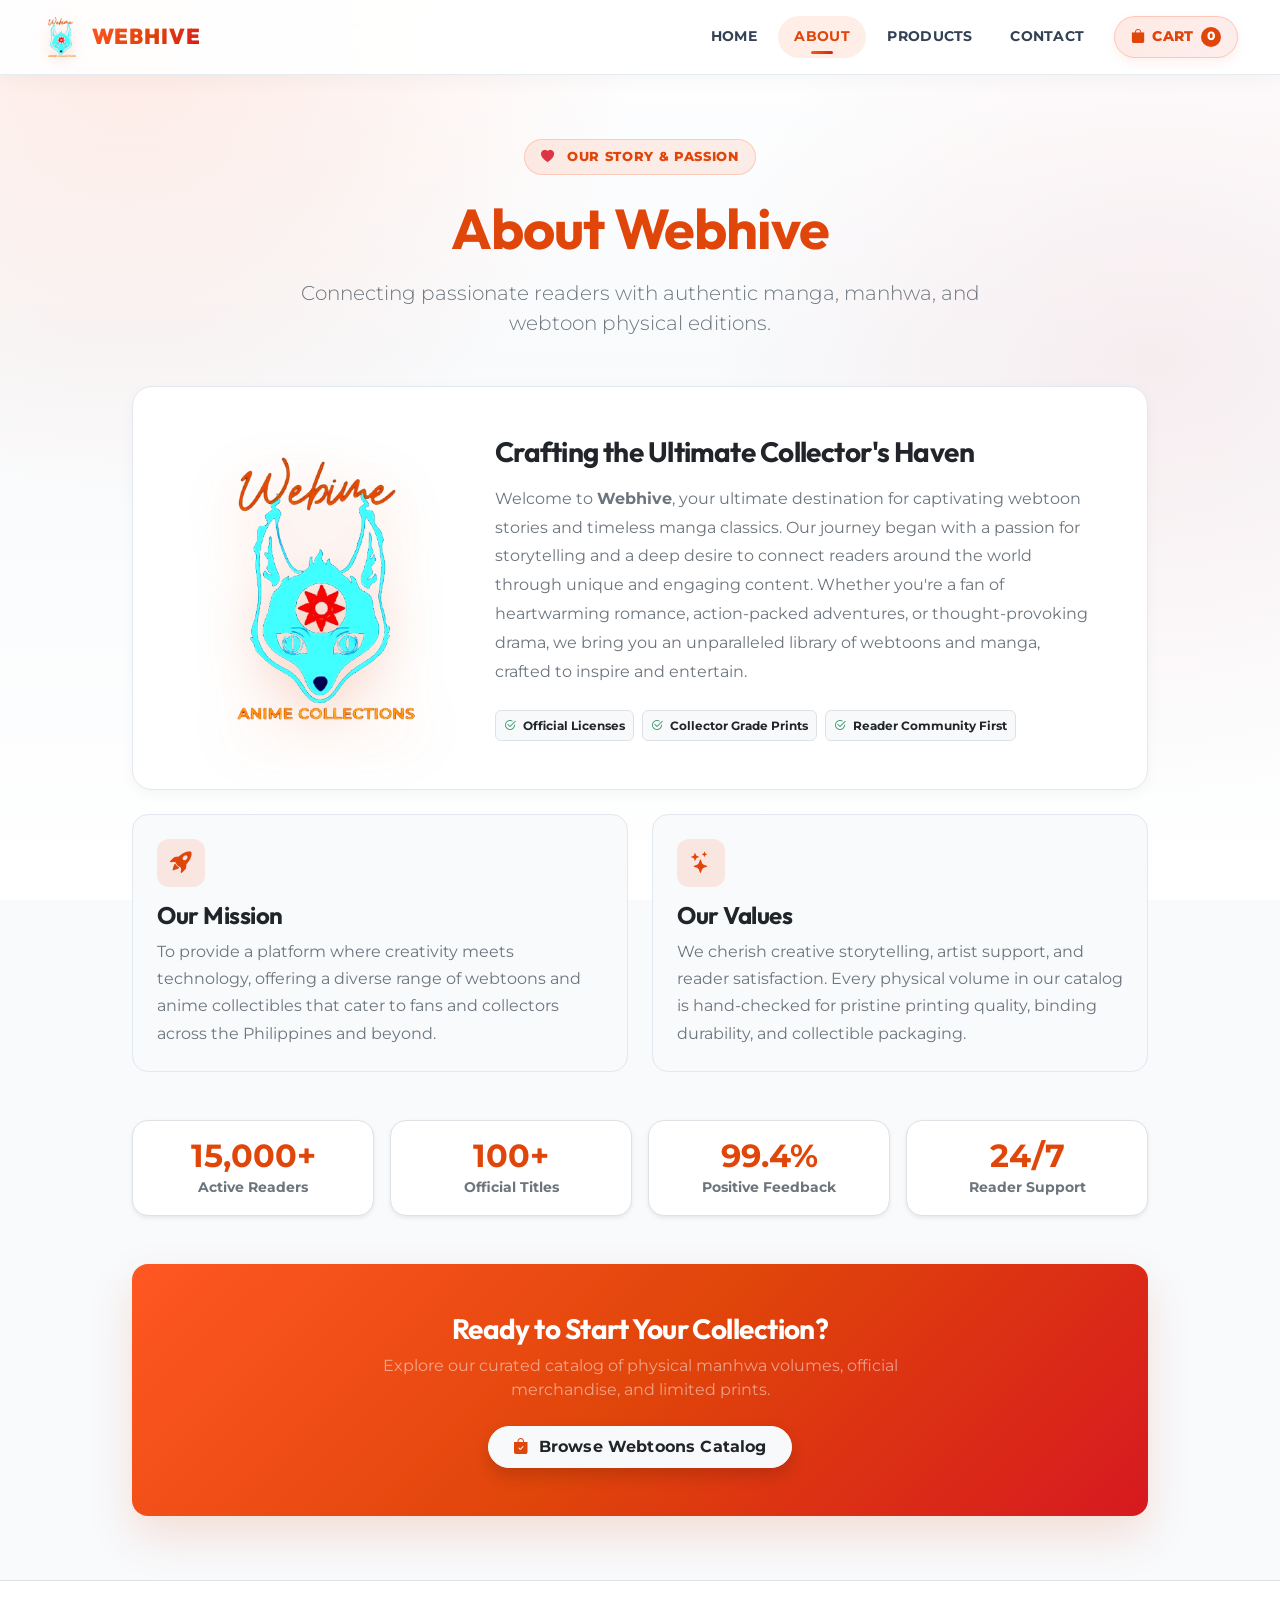
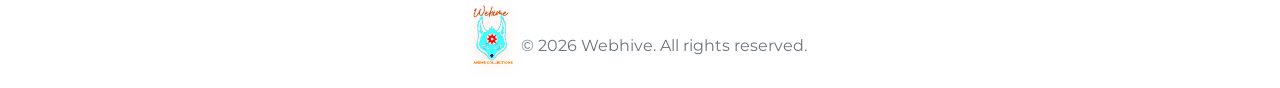
<file: about.html>
<!DOCTYPE html>
<html lang="en">
  <head>
    <meta charset="UTF-8" />
    <meta name="viewport" content="width=device-width, initial-scale=1.0" />
    <title>About Us - Webhive</title>
    <!-- Bootstrap 5 CSS -->
    <link
      href="https://cdn.jsdelivr.net/npm/bootstrap@5.3.3/dist/css/bootstrap.min.css"
      rel="stylesheet"
      integrity="sha384-QWTKZyjpPEjISv5WaRU9OFeRpok6YctnYmDr5pNlyT2bRjXh0JMhjY6hW+ALEwIH"
      crossorigin="anonymous"
    />
    <!-- Bootstrap Icons -->
    <link
      rel="stylesheet"
      href="https://cdn.jsdelivr.net/npm/bootstrap-icons@1.11.3/font/bootstrap-icons.min.css"
    />
    <!-- Custom Style -->
    <link rel="stylesheet" href="style.css?v=5" />
    <link rel="icon" href="images/webtoon-logo.png" type="image/x-icon" />
  </head>
  <body>
    <main>
      <!-- Modern Sticky Navigation -->
      <nav class="navbar navbar-expand-lg bg-light sticky-top shadow-sm">
        <div class="container-fluid">
          <a class="navbar-brand" href="index.html">
            <img
              src="images/webtoon-logo.png"
              alt="Webhive Logo"
              width="44"
              height="44"
              class="d-inline-block align-text-top"
            />
            <span class="brand-text">WEBHIVE</span>
          </a>
          <!-- Mobile Cart & Menu Buttons -->
          <div class="d-flex align-items-center gap-2 d-lg-none">
            <a class="nav-link nav-cart-btn nav-cart-btn-mobile" href="cart.html" aria-label="Shopping Cart">
              <i class="bi bi-bag-fill"></i>
              <span class="cart-badge nav-cart-count">0</span>
            </a>
            <button
              class="navbar-toggler collapsed"
              type="button"
              data-bs-toggle="collapse"
              data-bs-target="#navbarNavDropdown"
              aria-controls="navbarNavDropdown"
              aria-expanded="false"
              aria-label="Toggle navigation"
            >
              <span class="icon-bar top-bar"></span>
              <span class="icon-bar middle-bar"></span>
              <span class="icon-bar bottom-bar"></span>
            </button>
          </div>
          <div
            class="collapse navbar-collapse justify-content-end my-1"
            id="navbarNavDropdown"
          >
            <ul class="navbar-nav">
              <li class="nav-item">
                <a class="nav-link" href="index.html">HOME</a>
              </li>
              <li class="nav-item">
                <a class="nav-link active" href="about.html">ABOUT</a>
              </li>
              <li class="nav-item">
                <a class="nav-link" href="product.html">PRODUCTS</a>
              </li>
              <li class="nav-item">
                <a class="nav-link" href="contact.html">CONTACT</a>
              </li>
              <li class="nav-item d-none d-lg-flex align-items-center ms-lg-2 mt-2 mt-lg-0">
                <a class="nav-link nav-cart-btn" href="cart.html" aria-label="Shopping Cart">
                  <i class="bi bi-bag-fill"></i>
                  <span>CART</span>
                  <span class="cart-badge nav-cart-count" id="nav-cart-count">0</span>
                </a>
              </li>
            </ul>
          </div>
        </div>
      </nav>

      <!-- About Header & Content -->
      <div class="container my-5 py-3" style="max-width: 1040px;">
        <div class="text-center mb-5">
          <div class="hero-kicker">
            <i class="bi bi-heart-fill text-danger me-1"></i> Our Story &amp; Passion
          </div>
          <h1 class="display-4 fw-bold text-orange mb-3 font-heading">About Webhive</h1>
          <p class="lead text-secondary mx-auto" style="max-width: 680px;">
            Connecting passionate readers with authentic manga, manhwa, and webtoon physical editions.
          </p>
        </div>

        <!-- Story Section Card -->
        <div class="checkout-card mb-4 p-4 p-md-5">
          <div class="row align-items-center g-4">
            <div class="col-12 col-md-4 text-center">
              <img
                src="images/webtoon-logo.png"
                alt="Webhive Symbol"
                class="img-fluid"
                style="max-width: 180px; filter: drop-shadow(0 14px 28px rgba(224, 69, 10, 0.28));"
              />
            </div>
            <div class="col-12 col-md-8">
              <h2 class="h3 fw-bold text-dark mb-3">Crafting the Ultimate Collector's Haven</h2>
              <p class="text-secondary" style="line-height: 1.8;">
                Welcome to <strong>Webhive</strong>, your ultimate destination for captivating webtoon stories and timeless manga classics. 
                Our journey began with a passion for storytelling and a deep desire to connect readers around the world through unique and engaging content. 
                Whether you're a fan of heartwarming romance, action-packed adventures, or thought-provoking drama, we bring you an unparalleled library of webtoons and manga, crafted to inspire and entertain.
              </p>
              <div class="d-flex flex-wrap gap-2 pt-2">
                <span class="badge bg-light text-dark border p-2"><i class="bi bi-check2-circle text-success me-1"></i> Official Licenses</span>
                <span class="badge bg-light text-dark border p-2"><i class="bi bi-check2-circle text-success me-1"></i> Collector Grade Prints</span>
                <span class="badge bg-light text-dark border p-2"><i class="bi bi-check2-circle text-success me-1"></i> Reader Community First</span>
              </div>
            </div>
          </div>
        </div>

        <!-- Mission & Values Grid -->
        <div class="row g-4 mb-5">
          <div class="col-12 col-md-6">
            <div class="feature-box h-100 p-4">
              <div class="feature-icon">
                <i class="bi bi-rocket-takeoff-fill"></i>
              </div>
              <h2 class="h4 fw-bold text-dark mb-2">Our Mission</h2>
              <p class="text-secondary mb-0" style="line-height: 1.7;">
                To provide a platform where creativity meets technology, offering a diverse range of webtoons and anime collectibles that cater to fans and collectors across the Philippines and beyond.
              </p>
            </div>
          </div>
          <div class="col-12 col-md-6">
            <div class="feature-box h-100 p-4">
              <div class="feature-icon">
                <i class="bi bi-stars"></i>
              </div>
              <h2 class="h4 fw-bold text-dark mb-2">Our Values</h2>
              <p class="text-secondary mb-0" style="line-height: 1.7;">
                We cherish creative storytelling, artist support, and reader satisfaction. Every physical volume in our catalog is hand-checked for pristine printing quality, binding durability, and collectible packaging.
              </p>
            </div>
          </div>
        </div>

        <!-- Community Numbers Strip -->
        <div class="row g-3 text-center mb-5">
          <div class="col-6 col-md-3">
            <div class="bg-white border rounded-4 p-3 shadow-sm">
              <div class="h2 fw-bold text-orange mb-0">15,000+</div>
              <small class="text-secondary fw-bold">Active Readers</small>
            </div>
          </div>
          <div class="col-6 col-md-3">
            <div class="bg-white border rounded-4 p-3 shadow-sm">
              <div class="h2 fw-bold text-orange mb-0">100+</div>
              <small class="text-secondary fw-bold">Official Titles</small>
            </div>
          </div>
          <div class="col-6 col-md-3">
            <div class="bg-white border rounded-4 p-3 shadow-sm">
              <div class="h2 fw-bold text-orange mb-0">99.4%</div>
              <small class="text-secondary fw-bold">Positive Feedback</small>
            </div>
          </div>
          <div class="col-6 col-md-3">
            <div class="bg-white border rounded-4 p-3 shadow-sm">
              <div class="h2 fw-bold text-orange mb-0">24/7</div>
              <small class="text-secondary fw-bold">Reader Support</small>
            </div>
          </div>
        </div>

        <!-- CTA Box -->
        <div class="text-center p-4 p-md-5 rounded-4 text-white" style="background: var(--anime-gradient); box-shadow: var(--anime-shadow-lg);">
          <h2 class="h3 fw-bold mb-2">Ready to Start Your Collection?</h2>
          <p class="mb-4 text-white-50 mx-auto" style="max-width: 540px;">
            Explore our curated catalog of physical manhwa volumes, official merchandise, and limited prints.
          </p>
          <a href="product.html" class="btn btn-light text-dark fw-bold px-4 py-2 rounded-pill shadow">
            <i class="bi bi-bag-check-fill text-orange me-1"></i> Browse Webtoons Catalog
          </a>
        </div>
      </div>

      <!-- Footer -->
      <footer class="d-flex flex-wrap border-top">
        <div class="container d-flex justify-content-center align-items-center">
          <a href="index.html" class="text-decoration-none">
            <img class="bi me-2" width="40" height="40" src="images/webtoon-logo.png" alt="Webhive Logo" />
          </a>
          <p class="fs-6 my-4 text-secondary mb-0">
            &copy;
            <span id="current-year"></span>
            Webhive. All rights reserved.
          </p>
        </div>
      </footer>
    </main>

    <!-- Bootstrap Bundle JS -->
    <script
      src="https://cdn.jsdelivr.net/npm/bootstrap@5.3.3/dist/js/bootstrap.bundle.min.js"
      integrity="sha384-YvpcrYf0tY3lHB60NNkmXc5s9fDVZLESaAA55NDzOxhy9GkcIdslK1eN7N6jIeHz"
      crossorigin="anonymous"
    ></script>
    <script src="cart-helper.js"></script>
    <script>
      document.getElementById("current-year").textContent = new Date().getFullYear();
    </script>
  </body>
</html>
</file>
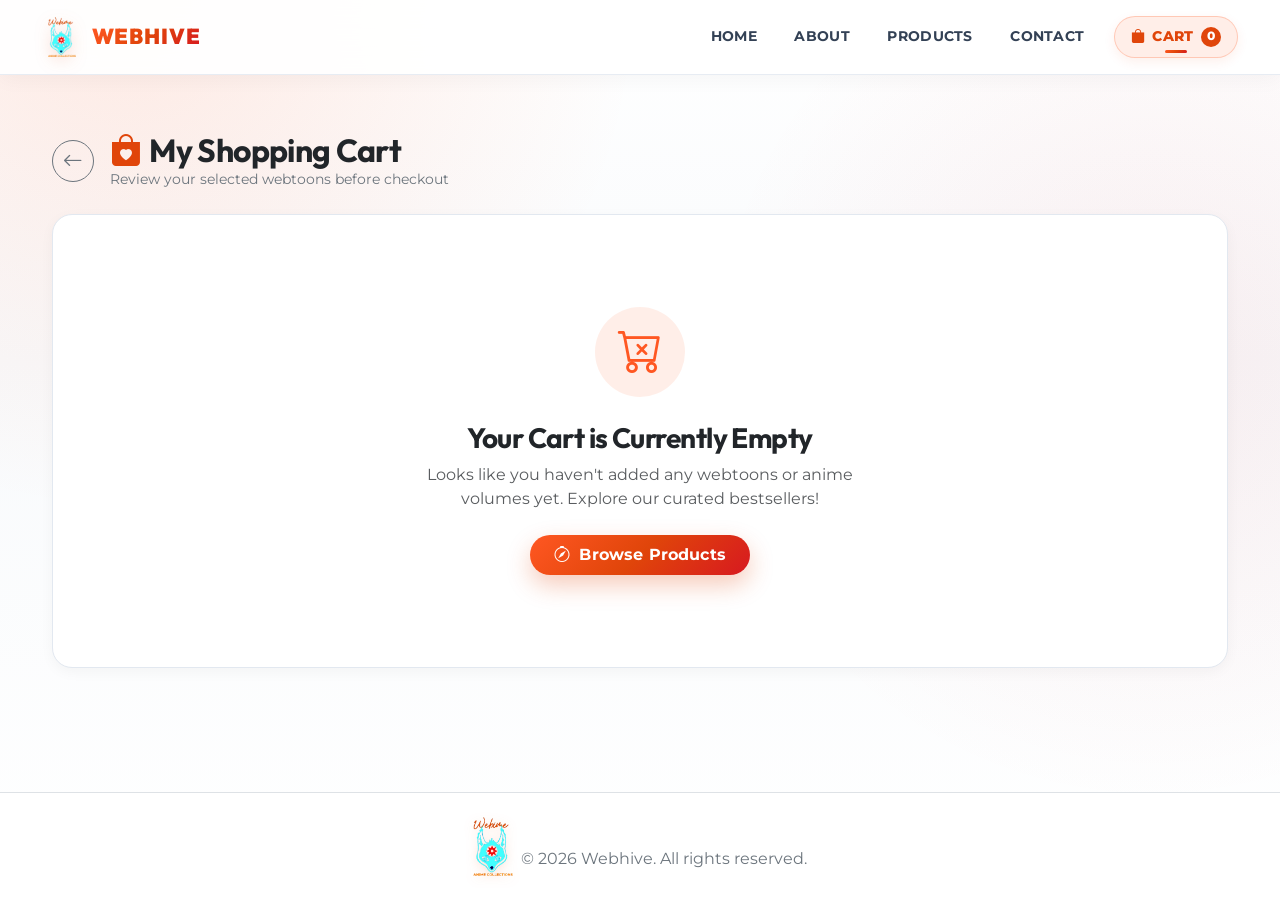
<file: cart.html>
<!DOCTYPE html>
<html lang="en">
  <head>
    <meta charset="UTF-8" />
    <meta name="viewport" content="width=device-width, initial-scale=1.0" />
    <title>Shopping Cart - Webhive</title>
    <!-- Bootstrap 5 CSS -->
    <link
      href="https://cdn.jsdelivr.net/npm/bootstrap@5.3.3/dist/css/bootstrap.min.css"
      rel="stylesheet"
      integrity="sha384-QWTKZyjpPEjISv5WaRU9OFeRpok6YctnYmDr5pNlyT2bRjXh0JMhjY6hW+ALEwIH"
      crossorigin="anonymous"
    />
    <!-- Bootstrap Icons -->
    <link
      rel="stylesheet"
      href="https://cdn.jsdelivr.net/npm/bootstrap-icons@1.11.3/font/bootstrap-icons.min.css"
    />
    <!-- Custom Style -->
    <link rel="stylesheet" href="style.css?v=5" />
    <link rel="icon" href="images/webtoon-logo.png" type="image/x-icon" />
  </head>
  <body>
    <main>
      <!-- Modern Navigation -->
      <nav class="navbar navbar-expand-lg bg-light sticky-top shadow-sm">
        <div class="container-fluid">
          <a class="navbar-brand" href="index.html">
            <img
              src="images/webtoon-logo.png"
              alt="Webhive Logo"
              width="44"
              height="44"
              class="d-inline-block align-text-top"
            />
            <span class="brand-text">WEBHIVE</span>
          </a>
          <!-- Mobile Cart & Menu Buttons -->
          <div class="d-flex align-items-center gap-2 d-lg-none">
            <a class="nav-link nav-cart-btn nav-cart-btn-mobile" href="cart.html" aria-label="Shopping Cart">
              <i class="bi bi-bag-fill"></i>
              <span class="cart-badge nav-cart-count">0</span>
            </a>
            <button
              class="navbar-toggler collapsed"
              type="button"
              data-bs-toggle="collapse"
              data-bs-target="#navbarNavDropdown"
              aria-controls="navbarNavDropdown"
              aria-expanded="false"
              aria-label="Toggle navigation"
            >
              <span class="icon-bar top-bar"></span>
              <span class="icon-bar middle-bar"></span>
              <span class="icon-bar bottom-bar"></span>
            </button>
          </div>
          <div
            class="collapse navbar-collapse justify-content-end my-1"
            id="navbarNavDropdown"
          >
            <ul class="navbar-nav">
              <li class="nav-item">
                <a class="nav-link" href="index.html">HOME</a>
              </li>
              <li class="nav-item">
                <a class="nav-link" href="about.html">ABOUT</a>
              </li>
              <li class="nav-item">
                <a class="nav-link" href="product.html">PRODUCTS</a>
              </li>
              <li class="nav-item">
                <a class="nav-link" href="contact.html">CONTACT</a>
              </li>
              <li class="nav-item d-none d-lg-flex align-items-center ms-lg-2 mt-2 mt-lg-0">
                <a class="nav-link nav-cart-btn active" href="cart.html" aria-label="Shopping Cart">
                  <i class="bi bi-bag-fill"></i>
                  <span>CART</span>
                  <span class="cart-badge nav-cart-count" id="nav-cart-count">0</span>
                </a>
              </li>
            </ul>
          </div>
        </div>
      </nav>

      <!-- Cart Page Content -->
      <div class="container my-5 py-2" style="max-width: 1200px;">
        <div class="d-flex flex-wrap align-items-center justify-content-between gap-3 mb-4">
          <div class="d-flex align-items-center gap-3">
            <a href="product.html" class="btn btn-outline-secondary rounded-circle p-2 d-inline-flex align-items-center justify-content-center" style="width: 42px; height: 42px;">
              <i class="bi bi-arrow-left fs-5"></i>
            </a>
            <div>
              <h1 class="h2 fw-bold text-dark m-0">
                <i class="bi bi-bag-heart-fill text-orange me-2"></i>My Shopping Cart
              </h1>
              <p class="text-secondary small m-0">Review your selected webtoons before checkout</p>
            </div>
          </div>
          <div id="cart-actions-top" style="display: none;">
            <button class="btn btn-outline-danger btn-sm px-3" onclick="clearCart()">
              <i class="bi bi-trash3-fill me-1"></i> Clear Cart
            </button>
          </div>
        </div>

        <div class="row g-4" id="cart-main-row">
          <!-- Cart Items List (col-lg-8) -->
          <div class="col-12 col-lg-8">
            <div class="cart-card">
              <div id="cart-items-container">
                <!-- Dynamically populated -->
              </div>
            </div>
          </div>

          <!-- Order Summary Card (col-lg-4) -->
          <div class="col-12 col-lg-4" id="cart-summary-col" style="display: none;">
            <div class="order-summary-card">
              <h2 class="h5 fw-bold mb-3 pb-2 border-bottom text-dark">
                <i class="bi bi-card-checklist text-orange me-1"></i> Cart Summary
              </h2>

              <div class="summary-calc-row">
                <span>Items Count</span>
                <span id="summary-items-count" class="fw-bold text-dark">0</span>
              </div>
              <div class="summary-calc-row">
                <span>Subtotal</span>
                <span id="summary-subtotal" class="fw-bold text-dark">&#8369;0.00</span>
              </div>
              <div class="summary-calc-row">
                <span>Estimated Shipping</span>
                <span id="summary-shipping-note" class="fw-bold text-success">Calculated at checkout</span>
              </div>

              <div class="summary-calc-row total mt-3 pt-3">
                <span>Estimated Total</span>
                <span class="total-amount" id="summary-total-price">&#8369;0.00</span>
              </div>

              <!-- CTA Buttons -->
              <div class="d-grid gap-2 mt-4">
                <a href="checkout.html" class="btn btn-anime-primary py-3 fs-5">
                  <i class="bi bi-lock-fill me-1"></i> Proceed to Checkout
                </a>
                <a href="product.html" class="btn btn-anime-outline py-2">
                  <i class="bi bi-plus-circle me-1"></i> Add More Webtoons
                </a>
              </div>

              <div class="trust-badge-row mt-4">
                <span><i class="bi bi-shield-check text-success me-1"></i> Guaranteed Safe</span>
                <span><i class="bi bi-truck text-primary me-1"></i> Fast Shipping</span>
              </div>
            </div>
          </div>
        </div>
      </div>

      <!-- Footer -->
      <footer class="d-flex flex-wrap border-top">
        <div class="container d-flex justify-content-center align-items-center">
          <a href="index.html" class="text-decoration-none">
            <img class="bi me-2" width="40" height="40" src="images/webtoon-logo.png" alt="Webhive Logo" />
          </a>
          <p class="fs-6 my-4 text-secondary mb-0">
            &copy;
            <span id="current-year"></span>
            Webhive. All rights reserved.
          </p>
        </div>
      </footer>
    </main>

    <!-- Bootstrap Bundle JS -->
    <script
      src="https://cdn.jsdelivr.net/npm/bootstrap@5.3.3/dist/js/bootstrap.bundle.min.js"
      integrity="sha384-YvpcrYf0tY3lHB60NNkmXc5s9fDVZLESaAA55NDzOxhy9GkcIdslK1eN7N6jIeHz"
      crossorigin="anonymous"
    ></script>
    <script src="cart-helper.js"></script>

    <script>
      document.getElementById("current-year").textContent = new Date().getFullYear();

      function renderCart() {
        const cart = WebhiveCart.getCart();
        const container = document.getElementById("cart-items-container");
        const actionsTop = document.getElementById("cart-actions-top");
        const summaryCol = document.getElementById("cart-summary-col");
        const subtotalEl = document.getElementById("summary-subtotal");
        const totalEl = document.getElementById("summary-total-price");
        const countEl = document.getElementById("summary-items-count");

        container.innerHTML = "";

        if (cart.length === 0) {
          actionsTop.style.display = "none";
          summaryCol.style.display = "none";
          document.getElementById("cart-main-row").querySelector(".col-lg-8").className = "col-12";

          container.innerHTML = `
            <div class="empty-cart-state">
              <div class="empty-cart-icon">
                <i class="bi bi-cart-x"></i>
              </div>
              <h3 class="fw-bold text-dark mb-2">Your Cart is Currently Empty</h3>
              <p class="text-muted mb-4" style="max-width: 440px; margin-inline: auto;">
                Looks like you haven't added any webtoons or anime volumes yet. Explore our curated bestsellers!
              </p>
              <a href="product.html" class="btn btn-anime-primary py-2 px-4 fs-6">
                <i class="bi bi-compass me-1"></i> Browse Products
              </a>
            </div>
          `;
          return;
        }

        actionsTop.style.display = "block";
        summaryCol.style.display = "block";
        document.getElementById("cart-main-row").querySelector(".col-12").className = "col-12 col-lg-8";

        let subtotal = 0;
        let totalCount = 0;

        cart.forEach((item, index) => {
          const qty = parseInt(item.quantity, 10) || 1;
          const unitPrice = WebhiveCart.parsePrice(item.price);
          const itemTotal = unitPrice * qty;
          subtotal += itemTotal;
          totalCount += qty;

          const safeName = WebhiveCart.escapeHtml(item.name);
          const safeImage = WebhiveCart.escapeHtml(item.image || "images/webtoon-logo.png");
          const row = document.createElement("div");
          row.className = "cart-item-row";
          row.innerHTML = `
            <div class="d-flex align-items-center gap-3">
              <img src="${safeImage}" alt="${safeName}" class="cart-thumb flex-shrink-0" style="width: 80px !important; height: 106px !important; min-width: 80px !important; max-width: 80px !important; object-fit: cover !important; border-radius: 10px !important;" />
              <div>
                <h4 class="h6 fw-bold mb-1 text-dark">${safeName}</h4>
                <div class="text-orange fw-bold mb-2">${WebhiveCart.formatPrice(unitPrice)}</div>
                <!-- Qty Stepper -->
                <div class="qty-control">
                  <button class="qty-btn" type="button" onclick="updateItemQuantity(${index}, -1)" aria-label="Decrease quantity of ${safeName}">
                    <i class="bi bi-dash" aria-hidden="true"></i>
                  </button>
                  <span class="qty-display">${qty}</span>
                  <button class="qty-btn" type="button" onclick="updateItemQuantity(${index}, 1)" aria-label="Increase quantity of ${safeName}">
                    <i class="bi bi-plus" aria-hidden="true"></i>
                  </button>
                </div>
              </div>
            </div>

            <div class="d-flex flex-column align-items-end justify-content-between h-100">
              <div class="fw-bold fs-5 text-dark mb-3">
                ${WebhiveCart.formatPrice(itemTotal)}
              </div>
              <div class="d-flex gap-2">
                <button class="btn btn-outline-danger btn-sm" type="button" onclick="removeItem(${index})" title="Remove item" aria-label="Remove ${safeName} from cart">
                  <i class="bi bi-trash" aria-hidden="true"></i>
                </button>
                <a href="checkout.html" class="btn btn-sm btn-success px-3" onclick="checkoutSingle(${index})">
                  Buy Now
                </a>
              </div>
            </div>
          `;
          container.appendChild(row);
        });

        countEl.textContent = totalCount;
        subtotalEl.textContent = WebhiveCart.formatPrice(subtotal);
        totalEl.textContent = WebhiveCart.formatPrice(subtotal);
      }

      function updateItemQuantity(index, delta) {
        let cart = WebhiveCart.getCart();
        if (cart[index]) {
          let currentQty = parseInt(cart[index].quantity, 10) || 1;
          currentQty += delta;
          if (currentQty <= 0) {
            cart.splice(index, 1);
          } else {
            cart[index].quantity = currentQty;
          }
          WebhiveCart.saveCart(cart);
          renderCart();
        }
      }

      function removeItem(index) {
        let cart = WebhiveCart.getCart();
        cart.splice(index, 1);
        WebhiveCart.saveCart(cart);
        renderCart();
      }

      function clearCart() {
        if (confirm("Are you sure you want to empty your entire cart?")) {
          WebhiveCart.saveCart([]);
          renderCart();
        }
      }

      function checkoutSingle(index) {
        // Keeps selected item as primary or proceed to checkout
        window.location.href = "checkout.html";
      }

      document.addEventListener("DOMContentLoaded", () => {
        renderCart();
      });

      window.addEventListener("cartUpdated", () => {
        renderCart();
      });
    </script>
  </body>
</html>
</file>
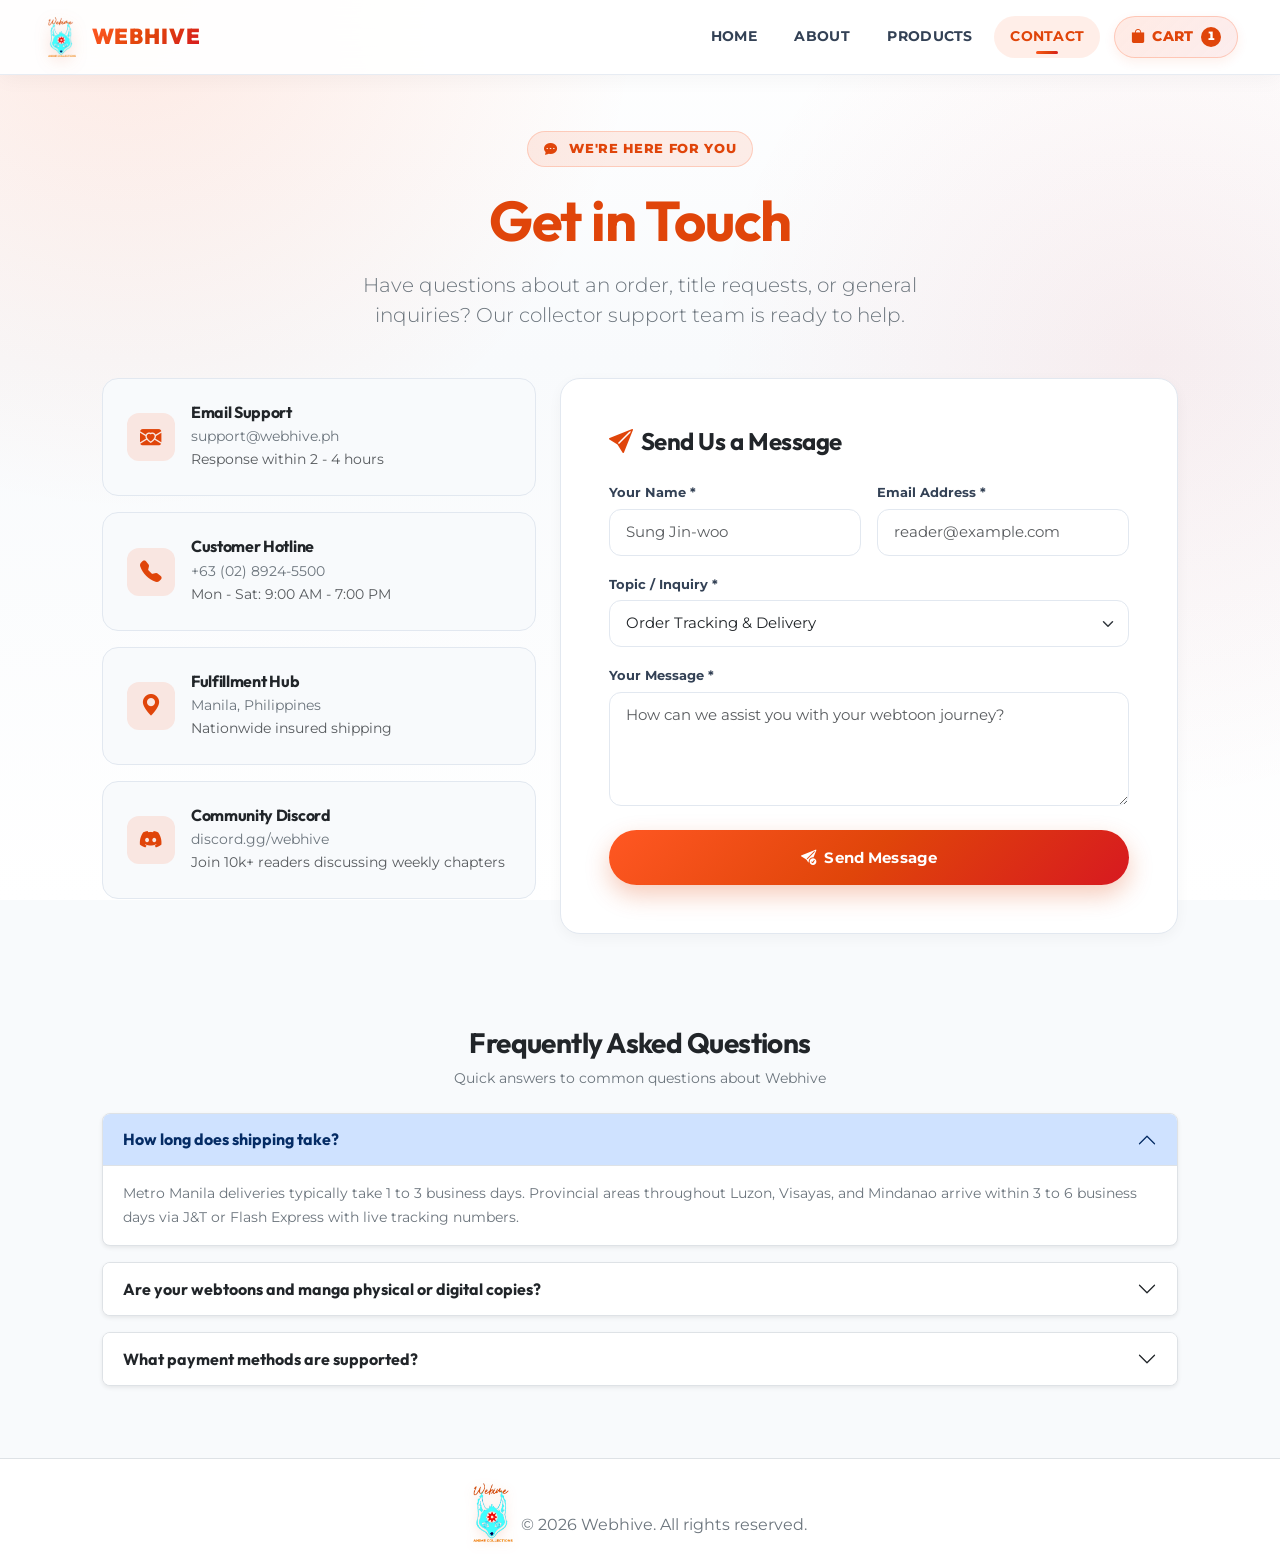
<file: contact.html>
<!DOCTYPE html>
<html lang="en">
  <head>
    <meta charset="UTF-8" />
    <meta name="viewport" content="width=device-width, initial-scale=1.0" />
    <title>Contact Us - Webhive</title>
    <!-- Bootstrap 5 CSS -->
    <link
      href="https://cdn.jsdelivr.net/npm/bootstrap@5.3.3/dist/css/bootstrap.min.css"
      rel="stylesheet"
      integrity="sha384-QWTKZyjpPEjISv5WaRU9OFeRpok6YctnYmDr5pNlyT2bRjXh0JMhjY6hW+ALEwIH"
      crossorigin="anonymous"
    />
    <!-- Bootstrap Icons -->
    <link
      rel="stylesheet"
      href="https://cdn.jsdelivr.net/npm/bootstrap-icons@1.11.3/font/bootstrap-icons.min.css"
    />
    <!-- Custom Style -->
    <link rel="stylesheet" href="style.css?v=5" />
    <link rel="icon" href="images/webtoon-logo.png" type="image/x-icon" />
  </head>
  <body>
    <main>
      <!-- Modern Sticky Navigation -->
      <nav class="navbar navbar-expand-lg bg-light sticky-top shadow-sm">
        <div class="container-fluid">
          <a class="navbar-brand" href="index.html">
            <img
              src="images/webtoon-logo.png"
              alt="Webhive Logo"
              width="44"
              height="44"
              class="d-inline-block align-text-top"
            />
            <span class="brand-text">WEBHIVE</span>
          </a>
          <!-- Mobile Cart & Menu Buttons -->
          <div class="d-flex align-items-center gap-2 d-lg-none">
            <a class="nav-link nav-cart-btn nav-cart-btn-mobile" href="cart.html" aria-label="Shopping Cart">
              <i class="bi bi-bag-fill"></i>
              <span class="cart-badge nav-cart-count">0</span>
            </a>
            <button
              class="navbar-toggler collapsed"
              type="button"
              data-bs-toggle="collapse"
              data-bs-target="#navbarNavDropdown"
              aria-controls="navbarNavDropdown"
              aria-expanded="false"
              aria-label="Toggle navigation"
            >
              <span class="icon-bar top-bar"></span>
              <span class="icon-bar middle-bar"></span>
              <span class="icon-bar bottom-bar"></span>
            </button>
          </div>
          <div
            class="collapse navbar-collapse justify-content-end my-1"
            id="navbarNavDropdown"
          >
            <ul class="navbar-nav">
              <li class="nav-item">
                <a class="nav-link" href="index.html">HOME</a>
              </li>
              <li class="nav-item">
                <a class="nav-link" href="about.html">ABOUT</a>
              </li>
              <li class="nav-item">
                <a class="nav-link" href="product.html">PRODUCTS</a>
              </li>
              <li class="nav-item">
                <a class="nav-link active" href="contact.html">CONTACT</a>
              </li>
              <li class="nav-item d-none d-lg-flex align-items-center ms-lg-2 mt-2 mt-lg-0">
                <a class="nav-link nav-cart-btn" href="cart.html" aria-label="Shopping Cart">
                  <i class="bi bi-bag-fill"></i>
                  <span>CART</span>
                  <span class="cart-badge nav-cart-count" id="nav-cart-count">0</span>
                </a>
              </li>
            </ul>
          </div>
        </div>
      </nav>

      <!-- Contact Page Container -->
      <div class="container my-5 py-2" style="max-width: 1100px;">
        <div class="text-center mb-5">
          <div class="hero-kicker">
            <i class="bi bi-chat-dots-fill me-1"></i> We're Here For You
          </div>
          <h1 class="display-4 fw-bold text-orange mb-3 font-heading">Get in Touch</h1>
          <p class="lead text-secondary mx-auto" style="max-width: 600px;">
            Have questions about an order, title requests, or general inquiries? Our collector support team is ready to help.
          </p>
        </div>

        <div class="row g-4 mb-5">
          <!-- Left Column: Contact Cards -->
          <div class="col-12 col-lg-5">
            <div class="d-flex flex-column gap-3">
              <!-- Card 1 -->
              <div class="feature-box p-4">
                <div class="d-flex align-items-center gap-3">
                  <div class="feature-icon mb-0">
                    <i class="bi bi-envelope-heart-fill"></i>
                  </div>
                  <div>
                    <h3 class="h6 fw-bold mb-1 text-dark">Email Support</h3>
                    <p class="text-secondary small mb-0">support@webhive.ph</p>
                    <small class="text-muted">Response within 2 - 4 hours</small>
                  </div>
                </div>
              </div>

              <!-- Card 2 -->
              <div class="feature-box p-4">
                <div class="d-flex align-items-center gap-3">
                  <div class="feature-icon mb-0">
                    <i class="bi bi-telephone-fill"></i>
                  </div>
                  <div>
                    <h3 class="h6 fw-bold mb-1 text-dark">Customer Hotline</h3>
                    <p class="text-secondary small mb-0">+63 (02) 8924-5500</p>
                    <small class="text-muted">Mon - Sat: 9:00 AM - 7:00 PM</small>
                  </div>
                </div>
              </div>

              <!-- Card 3 -->
              <div class="feature-box p-4">
                <div class="d-flex align-items-center gap-3">
                  <div class="feature-icon mb-0">
                    <i class="bi bi-geo-alt-fill"></i>
                  </div>
                  <div>
                    <h3 class="h6 fw-bold mb-1 text-dark">Fulfillment Hub</h3>
                    <p class="text-secondary small mb-0">Manila, Philippines</p>
                    <small class="text-muted">Nationwide insured shipping</small>
                  </div>
                </div>
              </div>

              <!-- Card 4: Discord / Socials -->
              <div class="feature-box p-4">
                <div class="d-flex align-items-center gap-3">
                  <div class="feature-icon mb-0">
                    <i class="bi bi-discord"></i>
                  </div>
                  <div>
                    <h3 class="h6 fw-bold mb-1 text-dark">Community Discord</h3>
                    <p class="text-secondary small mb-0">discord.gg/webhive</p>
                    <small class="text-muted">Join 10k+ readers discussing weekly chapters</small>
                  </div>
                </div>
              </div>
            </div>
          </div>

          <!-- Right Column: Interactive Form -->
          <div class="col-12 col-lg-7">
            <div class="checkout-card p-4 p-md-5">
              <h2 class="h4 fw-bold text-dark mb-4">
                <i class="bi bi-send-fill text-orange me-2"></i>Send Us a Message
              </h2>

              <form id="contact-form" onsubmit="handleContactSubmit(event)">
                <div class="row g-3">
                  <div class="col-md-6">
                    <label for="contact-name" class="form-label">Your Name *</label>
                    <input
                      type="text"
                      class="form-control"
                      id="contact-name"
                      placeholder="Sung Jin-woo"
                      required
                    />
                  </div>
                  <div class="col-md-6">
                    <label for="contact-email" class="form-label">Email Address *</label>
                    <input
                      type="email"
                      class="form-control"
                      id="contact-email"
                      placeholder="reader@example.com"
                      required
                    />
                  </div>
                  <div class="col-12">
                    <label for="contact-subject" class="form-label">Topic / Inquiry *</label>
                    <select class="form-select" id="contact-subject" required>
                      <option value="Order Tracking">Order Tracking &amp; Delivery</option>
                      <option value="Product Request">Webtoon Volume Request / Pre-order</option>
                      <option value="Payment Inquiry">Payment &amp; GCash Support</option>
                      <option value="General Feedback">Feedback &amp; Suggestions</option>
                    </select>
                  </div>
                  <div class="col-12">
                    <label for="contact-message" class="form-label">Your Message *</label>
                    <textarea
                      class="form-control"
                      id="contact-message"
                      rows="4"
                      placeholder="How can we assist you with your webtoon journey?"
                      required
                    ></textarea>
                  </div>
                  <div class="col-12 pt-2">
                    <button type="submit" id="contact-submit-btn" class="btn btn-anime-primary w-100 py-3">
                      <i class="bi bi-send-check-fill me-1"></i> Send Message
                    </button>
                  </div>
                </div>
              </form>
            </div>
          </div>
        </div>

        <!-- FAQ Section -->
        <div class="mt-5 pt-3">
          <div class="text-center mb-4">
            <h2 class="h3 fw-bold text-dark font-heading">Frequently Asked Questions</h2>
            <p class="text-secondary small">Quick answers to common questions about Webhive</p>
          </div>

          <div class="accordion" id="faqAccordion">
            <div class="accordion-item border rounded-3 mb-3 overflow-hidden shadow-sm">
              <h2 class="accordion-header" id="headingOne">
                <button class="accordion-button fw-bold" type="button" data-bs-toggle="collapse" data-bs-target="#collapseOne" aria-expanded="true" aria-controls="collapseOne">
                  How long does shipping take?
                </button>
              </h2>
              <div id="collapseOne" class="accordion-collapse collapse show" aria-labelledby="headingOne" data-bs-parent="#faqAccordion">
                <div class="accordion-body text-secondary small" style="line-height: 1.7;">
                  Metro Manila deliveries typically take 1 to 3 business days. Provincial areas throughout Luzon, Visayas, and Mindanao arrive within 3 to 6 business days via J&amp;T or Flash Express with live tracking numbers.
                </div>
              </div>
            </div>

            <div class="accordion-item border rounded-3 mb-3 overflow-hidden shadow-sm">
              <h2 class="accordion-header" id="headingTwo">
                <button class="accordion-button collapsed fw-bold" type="button" data-bs-toggle="collapse" data-bs-target="#collapseTwo" aria-expanded="false" aria-controls="collapseTwo">
                  Are your webtoons and manga physical or digital copies?
                </button>
              </h2>
              <div id="collapseTwo" class="accordion-collapse collapse" aria-labelledby="headingTwo" data-bs-parent="#faqAccordion">
                <div class="accordion-body text-secondary small" style="line-height: 1.7;">
                  All items listed on Webhive are 100% authentic, officially licensed physical books and collector's box sets imported from licensed publishers with high-grade full-color print quality.
                </div>
              </div>
            </div>

            <div class="accordion-item border rounded-3 mb-3 overflow-hidden shadow-sm">
              <h2 class="accordion-header" id="headingThree">
                <button class="accordion-button collapsed fw-bold" type="button" data-bs-toggle="collapse" data-bs-target="#collapseThree" aria-expanded="false" aria-controls="collapseThree">
                  What payment methods are supported?
                </button>
              </h2>
              <div id="collapseThree" class="accordion-collapse collapse" aria-labelledby="headingThree" data-bs-parent="#faqAccordion">
                <div class="accordion-body text-secondary small" style="line-height: 1.7;">
                  We support GCash, Maya, Debit/Credit Cards (Visa/Mastercard), and Cash on Delivery (COD) nationwide for your convenience and peace of mind.
                </div>
              </div>
            </div>
          </div>
        </div>
      </div>

      <!-- Footer -->
      <footer class="d-flex flex-wrap border-top">
        <div class="container d-flex justify-content-center align-items-center">
          <a href="index.html" class="text-decoration-none">
            <img class="bi me-2" width="40" height="40" src="images/webtoon-logo.png" alt="Webhive Logo" />
          </a>
          <p class="fs-6 my-4 text-secondary mb-0">
            &copy;
            <span id="current-year"></span>
            Webhive. All rights reserved.
          </p>
        </div>
      </footer>
    </main>

    <!-- Bootstrap Bundle JS -->
    <script
      src="https://cdn.jsdelivr.net/npm/bootstrap@5.3.3/dist/js/bootstrap.bundle.min.js"
      integrity="sha384-YvpcrYf0tY3lHB60NNkmXc5s9fDVZLESaAA55NDzOxhy9GkcIdslK1eN7N6jIeHz"
      crossorigin="anonymous"
    ></script>
    <script src="cart-helper.js"></script>
    <script>
      document.getElementById("current-year").textContent = new Date().getFullYear();

      function handleContactSubmit(e) {
        e.preventDefault();
        const btn = document.getElementById("contact-submit-btn");
        const originalText = btn.innerHTML;
        btn.disabled = true;
        btn.innerHTML = `<span class="spinner-border spinner-border-sm me-2" role="status"></span> Sending...`;

        setTimeout(() => {
          btn.disabled = false;
          btn.innerHTML = originalText;
          WebhiveCart.showToast("Thank you! Your message has been sent to our support team.", "success");
          document.getElementById("contact-form").reset();
        }, 1000);
      }
    </script>
  </body>
</html>
</file>
<file: style.css>
@import url("https://fonts.googleapis.com/css2?family=Montserrat:wght@400;500;600;700;800;900&family=Outfit:wght@500;600;700;800;900&display=swap");

:root {
  --anime-orange: #ff5722;
  --anime-orange-deep: #e0450a;
  --anime-red: #d71920;
  --anime-gradient: linear-gradient(135deg, #ff5722 0%, #e0450a 50%, #d71920 100%);
  --anime-gradient-soft: linear-gradient(135deg, rgba(255, 87, 34, 0.08) 0%, rgba(215, 25, 32, 0.04) 100%);
  --anime-ink: #0f1117;
  --anime-ink-light: #2c2f3d;
  --anime-muted: #64748b;
  --anime-line: #e2e8f0;
  --anime-line-focus: #ff5722;
  --anime-card: #ffffff;
  --anime-page: #f8fafc;
  --anime-success: #10b981;
  --anime-success-dark: #059669;
  --anime-shadow-sm: 0 4px 14px rgba(15, 17, 23, 0.04);
  --anime-shadow-md: 0 12px 30px rgba(15, 17, 23, 0.08);
  --anime-shadow-lg: 0 20px 45px rgba(224, 69, 10, 0.15);
  --anime-glow: 0 0 24px rgba(255, 87, 34, 0.35);
  --anime-radius-sm: 10px;
  --anime-radius-md: 16px;
  --anime-radius-lg: 24px;
  --anime-radius-pill: 999px;
  --anime-transition:
    transform 0.22s cubic-bezier(0.16, 1, 0.3, 1),
    opacity 0.22s cubic-bezier(0.16, 1, 0.3, 1),
    background-color 0.22s cubic-bezier(0.16, 1, 0.3, 1),
    border-color 0.22s cubic-bezier(0.16, 1, 0.3, 1),
    color 0.22s cubic-bezier(0.16, 1, 0.3, 1),
    box-shadow 0.22s cubic-bezier(0.16, 1, 0.3, 1);
}

* {
  box-sizing: border-box;
}

html {
  width: 100%;
  min-width: 320px;
  overflow-x: hidden;
  scroll-behavior: smooth;
}

body {
  width: 100%;
  min-width: 320px;
  margin: 0;
  overflow-x: hidden;
  font-family: "Montserrat", -apple-system, BlinkMacSystemFont, "Segoe UI", Roboto, sans-serif;
  color: var(--anime-ink);
  background-color: var(--anime-page);
  background-image:
    radial-gradient(circle at 10% 0%, rgba(255, 87, 34, 0.12), transparent 32rem),
    radial-gradient(circle at 90% 40%, rgba(215, 25, 32, 0.06), transparent 28rem),
    linear-gradient(180deg, #ffffff 0%, var(--anime-page) 40%, #ffffff 100%);
  background-attachment: fixed;
  -webkit-font-smoothing: antialiased;
}

h1, h2, h3, h4, .navbar-brand, .font-heading {
  font-family: "Outfit", "Montserrat", sans-serif;
  letter-spacing: -0.02em;
  text-wrap: balance;
}

:focus-visible {
  outline: 2px solid var(--anime-orange);
  outline-offset: 2px;
}

img {
  max-width: 100%;
  height: auto;
}

main {
  display: flex;
  width: 100%;
  min-height: 100vh;
  flex-direction: column;
}

.container,
.container-fluid {
  min-width: 0;
}

/* ==========================================================================
   NAVBAR & HEADER
   ========================================================================== */
.navbar {
  background: rgba(255, 255, 255, 0.92) !important;
  backdrop-filter: blur(20px);
  -webkit-backdrop-filter: blur(20px);
  border-bottom: 1px solid rgba(226, 232, 240, 0.8) !important;
  padding: 0.75rem 1rem;
  transition: var(--anime-transition);
  box-shadow: 0 4px 20px rgba(15, 17, 23, 0.04) !important;
}

.navbar .container-fluid {
  max-width: 1220px;
  margin-inline: auto;
}

.navbar-brand {
  display: inline-flex;
  align-items: center;
  gap: 0.6rem;
  text-decoration: none;
  transition: var(--anime-transition);
}

.navbar-brand img {
  width: 40px;
  height: 40px;
  object-fit: contain;
  filter: drop-shadow(0 4px 8px rgba(224, 69, 10, 0.25));
  transition: transform 0.3s cubic-bezier(0.34, 1.56, 0.64, 1);
}

.navbar-brand:hover img {
  transform: rotate(-8deg) scale(1.1);
}

.brand-text {
  font-family: "Outfit", sans-serif;
  font-weight: 900;
  font-size: 1.35rem;
  letter-spacing: 0.04em;
  background: var(--anime-gradient);
  -webkit-background-clip: text;
  background-clip: text;
  -webkit-text-fill-color: transparent;
  display: inline-block;
  line-height: 1;
}

.navbar-nav {
  display: flex;
  align-items: center;
  gap: 0.35rem;
  margin-right: 0;
}

.nav-link {
  position: relative;
  display: inline-flex;
  align-items: center;
  min-height: 42px;
  padding: 0.5rem 1rem !important;
  color: #334155 !important;
  font-size: 0.88rem;
  font-weight: 700;
  letter-spacing: 0.02em;
  border-radius: var(--anime-radius-pill);
  transition: var(--anime-transition);
}

.nav-link:hover {
  color: var(--anime-orange) !important;
  background-color: rgba(255, 87, 34, 0.07);
}

.nav-link.active {
  color: var(--anime-orange-deep) !important;
  background: rgba(255, 87, 34, 0.1);
}

.nav-link::after {
  content: "";
  position: absolute;
  bottom: 4px;
  left: 50%;
  transform: translateX(-50%);
  width: 0;
  height: 3px;
  background: var(--anime-gradient);
  border-radius: var(--anime-radius-pill);
  transition: width 0.25s ease, opacity 0.25s ease;
  opacity: 0;
}

.nav-link:hover::after,
.nav-link.active::after {
  width: 22px;
  opacity: 1;
}

/* Nav Cart Button */
.nav-cart-btn {
  display: inline-flex !important;
  align-items: center;
  gap: 0.45rem;
  padding: 0.45rem 1rem !important;
  border-radius: var(--anime-radius-pill) !important;
  background: linear-gradient(135deg, rgba(255, 87, 34, 0.12), rgba(215, 25, 32, 0.08));
  border: 1px solid rgba(255, 87, 34, 0.25);
  color: var(--anime-orange-deep) !important;
  font-weight: 800 !important;
  font-size: 0.88rem;
  box-shadow: 0 4px 12px rgba(224, 69, 10, 0.08);
  transition: var(--anime-transition);
}

.nav-cart-btn-mobile {
  padding: 0.4rem 0.8rem !important;
  font-size: 0.82rem !important;
  min-width: 40px;
  min-height: 40px;
}

.nav-cart-btn:hover {
  background: var(--anime-gradient) !important;
  color: #ffffff !important;
  border-color: transparent;
  transform: translateY(-2px);
  box-shadow: 0 8px 20px rgba(224, 69, 10, 0.3) !important;
}

.nav-cart-btn:hover .cart-badge {
  background: #ffffff;
  color: var(--anime-orange-deep);
}

.cart-badge {
  display: inline-flex;
  align-items: center;
  justify-content: center;
  min-width: 20px;
  height: 20px;
  padding: 0 6px;
  font-size: 0.74rem;
  font-weight: 800;
  font-variant-numeric: tabular-nums;
  border-radius: 999px;
  background: var(--anime-orange-deep);
  color: #ffffff;
  transition: var(--anime-transition);
}

.cart-bump {
  animation: cartBump 0.35s cubic-bezier(0.34, 1.56, 0.64, 1);
}

@keyframes cartBump {
  0% { transform: scale(1); }
  50% { transform: scale(1.18); }
  100% { transform: scale(1); }
}

/* Modern Hamburger Toggler */
.navbar-toggler {
  border: 0;
  padding: 0.45rem;
  min-width: 44px;
  min-height: 44px;
  border-radius: 10px;
}

.navbar-toggler:focus,
.navbar-toggler:active {
  box-shadow: 0 0 0 3px rgba(255, 87, 34, 0.2) !important;
}

.navbar-toggler span {
  display: block;
  width: 24px;
  height: 3px;
  margin-block: 5px;
  background-color: var(--anime-orange);
  border-radius: 999px;
  transition: transform 0.26s cubic-bezier(0.16, 1, 0.3, 1), opacity 0.2s ease;
  transform-origin: center;
}

.navbar-toggler:not(.collapsed) span:nth-child(1) {
  transform: translateY(8px) rotate(45deg);
}

.navbar-toggler:not(.collapsed) span:nth-child(2) {
  opacity: 0;
  transform: scaleX(0.4);
}

.navbar-toggler:not(.collapsed) span:nth-child(3) {
  transform: translateY(-8px) rotate(-45deg);
}

/* ==========================================================================
   BUTTONS & MICRO-INTERACTIONS
   ========================================================================== */
.btn {
  font-family: "Montserrat", sans-serif;
  font-weight: 700;
  letter-spacing: 0.01em;
  border-radius: var(--anime-radius-pill);
  transition: var(--anime-transition);
  position: relative;
  overflow: hidden;
}

.btn:active {
  transform: translateY(1px) scale(0.98) !important;
}

.btn-anime-primary {
  color: #ffffff !important;
  background: var(--anime-gradient);
  border: 0;
  padding: 0.78rem 1.6rem;
  font-size: 0.96rem;
  box-shadow: 0 10px 24px rgba(224, 69, 10, 0.28);
}

.btn-anime-primary:hover {
  filter: brightness(1.06);
  transform: translateY(-2px);
  box-shadow: 0 14px 32px rgba(224, 69, 10, 0.38);
}

.btn-anime-outline {
  color: var(--anime-orange-deep) !important;
  background: #ffffff;
  border: 2px solid rgba(224, 69, 10, 0.35);
  padding: 0.72rem 1.6rem;
  font-size: 0.96rem;
  box-shadow: var(--anime-shadow-sm);
}

.btn-anime-outline:hover {
  color: #ffffff !important;
  background: var(--anime-ink);
  border-color: var(--anime-ink);
  transform: translateY(-2px);
  box-shadow: 0 12px 28px rgba(15, 17, 23, 0.15);
}

.btn-success {
  background: linear-gradient(135deg, #10b981, #059669);
  border: 0;
  color: #ffffff;
  box-shadow: 0 8px 20px rgba(16, 185, 129, 0.25);
}

.btn-success:hover {
  background: linear-gradient(135deg, #34d399, #047857);
  transform: translateY(-2px);
  box-shadow: 0 12px 28px rgba(16, 185, 129, 0.35);
  color: #ffffff;
}

.btn-danger {
  background: linear-gradient(135deg, #ef4444, #b91c1c);
  border: 0;
  color: #ffffff;
  box-shadow: 0 8px 20px rgba(239, 68, 68, 0.25);
}

.btn-danger:hover {
  background: linear-gradient(135deg, #f87171, #991b1b);
  transform: translateY(-2px);
  box-shadow: 0 12px 28px rgba(239, 68, 68, 0.35);
  color: #ffffff;
}

.text-orange {
  color: var(--anime-orange-deep) !important;
}

.text-gradient {
  background: var(--anime-gradient);
  -webkit-background-clip: text;
  background-clip: text;
  -webkit-text-fill-color: transparent;
}

hr {
  border: 0;
  border-top: 2px solid rgba(224, 69, 10, 0.2);
  opacity: 1;
  margin-block: 1.5rem;
}

/* ==========================================================================
   HERO SECTION
   ========================================================================== */
.hero-section {
  display: flex;
  align-items: center;
  width: 100%;
  min-height: calc(100vh - 78px);
  padding: clamp(2.5rem, 6vw, 5.5rem) 0;
  position: relative;
}

.hero-copy h1 {
  font-weight: 900;
  font-size: clamp(2.2rem, 5.5vw, 4.2rem);
  line-height: 1.08;
  margin-bottom: 1.25rem;
}

.hero-kicker {
  display: inline-flex;
  align-items: center;
  gap: 0.5rem;
  padding: 0.45rem 1rem;
  margin-bottom: 1.25rem;
  color: var(--anime-orange-deep);
  font-size: 0.82rem;
  font-weight: 800;
  text-transform: uppercase;
  letter-spacing: 0.05em;
  background: rgba(255, 87, 34, 0.1);
  border: 1px solid rgba(255, 87, 34, 0.22);
  border-radius: var(--anime-radius-pill);
}

.hero-copy .lead {
  color: #475569;
  font-size: clamp(1.02rem, 2vw, 1.2rem);
  line-height: 1.6;
  font-weight: 500;
  max-width: 36rem;
}

.hero-actions {
  display: flex;
  flex-wrap: wrap;
  gap: 1rem;
  margin-top: 2rem;
}

.hero-img-wrapper {
  position: relative;
  display: inline-block;
  max-width: 100%;
}

.hero-img-wrapper::before {
  content: "";
  position: absolute;
  inset: -12px;
  background: radial-gradient(circle, rgba(255, 87, 34, 0.35) 0%, rgba(215, 25, 32, 0.15) 50%, transparent 70%);
  border-radius: 40px;
  z-index: 0;
  filter: blur(24px);
  opacity: 0.8;
  animation: glowPulse 4s ease-in-out infinite alternate;
}

@keyframes glowPulse {
  0% { transform: scale(0.96); opacity: 0.6; }
  100% { transform: scale(1.04); opacity: 0.95; }
}

.home-hero-img {
  position: relative;
  z-index: 1;
  display: block;
  width: min(100%, 580px);
  max-height: 540px;
  object-fit: cover;
  border: 4px solid #ffffff;
  border-radius: 28px;
  box-shadow: 0 24px 50px rgba(23, 23, 31, 0.16);
  transition: transform 0.26s cubic-bezier(0.16, 1, 0.3, 1);
}

.showcase-card .showcase-img {
  transition: transform 0.26s cubic-bezier(0.16, 1, 0.3, 1);
}

.showcase-card:hover .showcase-img {
  transform: scale(1.06);
}

.hero-img-wrapper:hover .home-hero-img {
  transform: translateY(-4px) scale(1.02);
}

.hero-chip {
  position: absolute;
  z-index: 2;
  background: rgba(255, 255, 255, 0.94);
  backdrop-filter: blur(12px);
  border: 1px solid rgba(226, 232, 240, 0.9);
  padding: 0.55rem 0.9rem;
  border-radius: var(--anime-radius-pill);
  box-shadow: 0 10px 24px rgba(15, 17, 23, 0.1);
  display: flex;
  align-items: center;
  gap: 0.5rem;
  font-size: 0.8rem;
  font-weight: 800;
  color: var(--anime-ink);
  animation: floatChip 3s ease-in-out infinite alternate;
}

.hero-chip-top {
  top: 18px;
  left: -10px;
}

.hero-chip-bottom {
  bottom: 22px;
  right: -10px;
  animation-delay: 1.5s;
}

@keyframes floatChip {
  0% { transform: translateY(0); }
  100% { transform: translateY(-8px); }
}

/* Feature Strips */
.features-strip {
  padding: 3rem 0;
  border-top: 1px solid var(--anime-line);
  border-bottom: 1px solid var(--anime-line);
  background: #ffffff;
}

.feature-box {
  padding: 1.5rem;
  border-radius: var(--anime-radius-md);
  background: var(--anime-page);
  border: 1px solid var(--anime-line);
  transition: var(--anime-transition);
  height: 100%;
}

.feature-box:hover {
  transform: translateY(-4px);
  background: #ffffff;
  border-color: rgba(255, 87, 34, 0.3);
  box-shadow: var(--anime-shadow-md);
}

.feature-icon {
  width: 48px;
  height: 48px;
  display: inline-flex;
  align-items: center;
  justify-content: center;
  border-radius: 12px;
  font-size: 1.35rem;
  background: rgba(255, 87, 34, 0.12);
  color: var(--anime-orange-deep);
  margin-bottom: 0.9rem;
}

/* ==========================================================================
   STORE & PRODUCT PAGE
   ========================================================================== */
.store-section {
  width: min(100%, 1220px);
  padding-top: clamp(1.75rem, 4vw, 3.5rem);
  padding-bottom: 4rem;
}

.store-toolbar {
  padding: 1.25rem 1.5rem;
  margin-bottom: 1.5rem;
  background: #ffffff;
  border: 1px solid var(--anime-line);
  border-radius: 20px;
  box-shadow: var(--anime-shadow-sm);
  display: flex;
  flex-wrap: wrap;
  align-items: center;
  justify-content: space-between;
  gap: 1rem;
}

.search-box-wrapper {
  position: relative;
  min-width: 240px;
  flex: 1;
  max-width: 450px;
}

.search-box-wrapper input {
  width: 100%;
  min-height: 42px;
  padding: 0.65rem 1rem 0.65rem 2.6rem;
  border-radius: var(--anime-radius-pill);
  border: 1.5px solid var(--anime-line);
  font-size: 0.92rem;
  font-weight: 500;
  transition: var(--anime-transition);
}

.search-box-wrapper input:focus {
  border-color: var(--anime-orange);
  box-shadow: 0 0 0 3px rgba(255, 87, 34, 0.15);
}

.search-box-wrapper i {
  position: absolute;
  left: 1rem;
  top: 50%;
  transform: translateY(-50%);
  color: var(--anime-muted);
}

.product-table {
  width: 100%;
  border-collapse: separate;
  border-spacing: 0 0.85rem;
}

.product-table thead th {
  background: transparent;
  border: 0;
  color: var(--anime-muted);
  font-size: 0.78rem;
  font-weight: 800;
  text-transform: uppercase;
  letter-spacing: 0.05em;
  padding: 0.75rem 1.25rem;
}

.product-table tbody tr {
  background: #ffffff;
  border-radius: var(--anime-radius-md);
  box-shadow: 0 4px 16px rgba(15, 17, 23, 0.04);
  transition: transform 0.25s ease, box-shadow 0.25s ease, border-color 0.25s ease;
}

.product-table tbody tr td {
  padding: 1.25rem;
  vertical-align: middle;
  border: 1px solid var(--anime-line);
  border-right: 0;
  border-left: 0;
}

.product-table tbody tr td:first-child {
  border-left: 1px solid var(--anime-line);
  border-top-left-radius: var(--anime-radius-md);
  border-bottom-left-radius: var(--anime-radius-md);
}

.product-table tbody tr td:last-child {
  border-right: 1px solid var(--anime-line);
  border-top-right-radius: var(--anime-radius-md);
  border-bottom-right-radius: var(--anime-radius-md);
}

.product-table tbody tr:hover {
  transform: translateY(-3px);
  box-shadow: 0 12px 30px rgba(224, 69, 10, 0.12);
}

.product-table tbody tr:hover td {
  border-color: rgba(255, 87, 34, 0.35);
}

.product-img-wrapper {
  overflow: hidden;
  border-radius: 12px;
  display: inline-block;
  box-shadow: 0 8px 18px rgba(15, 17, 23, 0.12);
}

.product-img {
  width: 95px;
  min-width: 95px;
  aspect-ratio: 3 / 4;
  object-fit: cover;
  display: block;
  transition: transform 0.26s cubic-bezier(0.16, 1, 0.3, 1);
}

.product-table tbody tr:hover .product-img {
  transform: scale(1.08);
}

.product-title {
  font-weight: 800;
  font-size: 1.05rem;
  color: var(--anime-ink);
  margin-bottom: 0.25rem;
}

.product-desc {
  color: #64748b;
  font-size: 0.88rem;
  line-height: 1.5;
  max-width: 500px;
  margin: 0 auto;
}

.price-pill {
  display: inline-flex;
  align-items: center;
  padding: 0.45rem 1rem;
  font-size: 1.05rem;
  font-weight: 800;
  font-variant-numeric: tabular-nums;
  color: var(--anime-orange-deep);
  background: rgba(255, 87, 34, 0.1);
  border: 1px solid rgba(255, 87, 34, 0.2);
  border-radius: var(--anime-radius-pill);
}

.btn-custom {
  display: inline-flex;
  align-items: center;
  justify-content: center;
  gap: 0.45rem;
  min-width: 130px;
  min-height: 40px;
  margin: 0.25rem 0;
  padding: 0.55rem 1rem;
  border-radius: var(--anime-radius-pill);
  font-size: 0.88rem;
  font-weight: 700;
  box-shadow: var(--anime-shadow-sm);
}

/* ==========================================================================
   CART PAGE
   ========================================================================== */
.cart-card {
  background: #ffffff;
  border: 1px solid var(--anime-line);
  border-radius: 20px;
  padding: 1.75rem;
  box-shadow: var(--anime-shadow-sm);
  margin-bottom: 1.5rem;
}

.cart-item-row {
  display: flex;
  align-items: center;
  justify-content: space-between;
  gap: 1.25rem;
  padding: 1.25rem 0;
  border-bottom: 1px solid var(--anime-line);
  transition: var(--anime-transition);
}

.cart-item-row:last-child {
  border-bottom: 0;
}

.cart-item-row:hover {
  background-color: rgba(255, 87, 34, 0.02);
}

.cart-thumb {
  width: 80px !important;
  height: 106px !important;
  min-width: 80px !important;
  max-width: 80px !important;
  object-fit: cover !important;
  border-radius: 10px !important;
  box-shadow: 0 6px 16px rgba(15, 17, 23, 0.1);
  flex-shrink: 0 !important;
}

.qty-control {
  display: inline-flex;
  align-items: center;
  border: 1.5px solid var(--anime-line);
  border-radius: var(--anime-radius-pill);
  background: #ffffff;
  padding: 2px;
}

.qty-btn {
  width: 40px;
  height: 40px;
  border-radius: 50%;
  border: 0;
  background: transparent;
  color: var(--anime-ink);
  font-weight: 800;
  display: inline-flex;
  align-items: center;
  justify-content: center;
  line-height: 1;
  transition: var(--anime-transition);
}

.qty-btn:hover {
  background: rgba(255, 87, 34, 0.12);
  color: var(--anime-orange-deep);
}

.qty-display {
  width: 36px;
  text-align: center;
  font-weight: 800;
  font-size: 0.95rem;
  font-variant-numeric: tabular-nums;
}

.empty-cart-state {
  text-align: center;
  padding: 4rem 1rem;
}

.empty-cart-icon {
  width: 90px;
  height: 90px;
  border-radius: 50%;
  background: rgba(255, 87, 34, 0.1);
  color: var(--anime-orange);
  display: inline-flex;
  align-items: center;
  justify-content: center;
  font-size: 2.8rem;
  margin-bottom: 1.5rem;
  animation: floatChip 3s ease-in-out infinite alternate;
}

/* ==========================================================================
   CHECKOUT PAGE (PREMIUM COMPLETE DESIGN)
   ========================================================================== */
.checkout-wrapper {
  max-width: 1200px;
  margin: 2rem auto 5rem;
  padding-inline: 1rem;
}

/* Checkout Progress Stepper */
.checkout-stepper {
  display: flex;
  align-items: center;
  justify-content: center;
  margin-bottom: 2.25rem;
  gap: 1rem;
}

.step-node {
  display: flex;
  align-items: center;
  gap: 0.6rem;
  text-decoration: none;
  color: var(--anime-muted);
  font-weight: 700;
  font-size: 0.9rem;
  transition: var(--anime-transition);
}

.step-node.completed {
  color: var(--anime-success-dark);
}

.step-node.active {
  color: var(--anime-orange-deep);
}

.step-circle {
  width: 34px;
  height: 34px;
  border-radius: 50%;
  display: inline-flex;
  align-items: center;
  justify-content: center;
  font-size: 0.85rem;
  font-weight: 800;
  border: 2px solid var(--anime-line);
  background: #ffffff;
  color: var(--anime-muted);
  transition: var(--anime-transition);
}

.step-node.completed .step-circle {
  background: var(--anime-success);
  border-color: var(--anime-success);
  color: #ffffff;
}

.step-node.active .step-circle {
  background: var(--anime-gradient);
  border-color: transparent;
  color: #ffffff;
  box-shadow: 0 4px 14px rgba(255, 87, 34, 0.35);
}

.step-divider {
  width: 40px;
  height: 2px;
  background: var(--anime-line);
}

.step-node.completed + .step-divider {
  background: var(--anime-success);
}

/* Checkout Cards */
.checkout-card {
  background: #ffffff;
  border: 1px solid var(--anime-line);
  border-radius: 20px;
  padding: 1.75rem;
  margin-bottom: 1.75rem;
  box-shadow: var(--anime-shadow-sm);
  transition: var(--anime-transition);
}

.checkout-card:hover {
  box-shadow: var(--anime-shadow-md);
  border-color: rgba(226, 232, 240, 1);
}

.checkout-card-header {
  display: flex;
  align-items: center;
  gap: 0.75rem;
  margin-bottom: 1.5rem;
  padding-bottom: 1rem;
  border-bottom: 1px solid var(--anime-line);
}

.checkout-card-header h2 {
  font-size: 1.25rem;
  font-weight: 800;
  margin: 0;
  color: var(--anime-ink);
}

.card-step-badge {
  width: 28px;
  height: 28px;
  border-radius: 50%;
  background: rgba(255, 87, 34, 0.12);
  color: var(--anime-orange-deep);
  font-size: 0.82rem;
  font-weight: 800;
  display: inline-flex;
  align-items: center;
  justify-content: center;
}

/* Form Controls */
.form-label {
  font-size: 0.84rem;
  font-weight: 700;
  color: #334155;
  margin-bottom: 0.4rem;
}

.form-control, .form-select {
  border-radius: 12px;
  border: 1.5px solid var(--anime-line);
  padding: 0.7rem 1rem;
  font-size: 0.94rem;
  transition: var(--anime-transition);
  background-color: #ffffff;
}

.form-control:focus, .form-select:focus {
  border-color: var(--anime-orange);
  box-shadow: 0 0 0 4px rgba(255, 87, 34, 0.15);
  background-color: #ffffff;
}

/* Payment Method Cards (Selectable) */
.payment-grid {
  display: grid;
  grid-template-columns: repeat(auto-fit, minmax(200px, 1fr));
  gap: 1rem;
  margin-bottom: 1.25rem;
}

.payment-card-option {
  position: relative;
  cursor: pointer;
}

.payment-card-option input[type="radio"] {
  position: absolute;
  opacity: 0;
  width: 1px;
  height: 1px;
  margin: 0;
}

.payment-card-option input[type="radio"]:focus-visible + .payment-card-inner {
  outline: 2px solid var(--anime-orange);
  outline-offset: 2px;
}

.payment-card-inner {
  display: flex;
  flex-direction: column;
  padding: 1.1rem;
  border-radius: 16px;
  border: 2px solid var(--anime-line);
  background: #ffffff;
  transition: var(--anime-transition);
  height: 100%;
}

.payment-card-option:hover .payment-card-inner {
  border-color: rgba(255, 87, 34, 0.4);
  transform: translateY(-2px);
  box-shadow: var(--anime-shadow-sm);
}

.payment-card-option input[type="radio"]:checked + .payment-card-inner {
  border-color: var(--anime-orange);
  background: rgba(255, 87, 34, 0.03);
  box-shadow: 0 8px 24px rgba(255, 87, 34, 0.16);
}

.payment-card-top {
  display: flex;
  align-items: center;
  justify-content: space-between;
  margin-bottom: 0.65rem;
}

.payment-badge-logo {
  font-weight: 800;
  font-size: 1rem;
  display: inline-flex;
  align-items: center;
  gap: 0.4rem;
}

.check-indicator {
  width: 20px;
  height: 20px;
  border-radius: 50%;
  border: 2px solid var(--anime-line);
  display: inline-flex;
  align-items: center;
  justify-content: center;
  font-size: 0.65rem;
  color: transparent;
  transition: var(--anime-transition);
}

.payment-card-option input[type="radio"]:checked + .payment-card-inner .check-indicator {
  background: var(--anime-orange);
  border-color: var(--anime-orange);
  color: #ffffff;
}

.payment-desc {
  font-size: 0.78rem;
  color: var(--anime-muted);
  line-height: 1.4;
  margin: 0;
}

/* Shipping Method Selection */
.shipping-option {
  display: flex;
  align-items: center;
  justify-content: space-between;
  padding: 1rem 1.25rem;
  border: 1.5px solid var(--anime-line);
  border-radius: 14px;
  margin-bottom: 0.75rem;
  cursor: pointer;
  transition: var(--anime-transition);
}

.shipping-option:hover {
  border-color: rgba(255, 87, 34, 0.35);
}

.shipping-option.selected {
  border-color: var(--anime-orange);
  background: rgba(255, 87, 34, 0.04);
}

/* Order Summary Sticky Card */
.order-summary-card {
  position: sticky;
  top: 96px;
  background: #ffffff;
  border: 1px solid var(--anime-line);
  border-radius: 24px;
  padding: 1.75rem;
  box-shadow: var(--anime-shadow-md);
}

.summary-item-row {
  display: flex;
  align-items: center;
  gap: 0.85rem;
  margin-bottom: 0.85rem;
  padding-bottom: 0.85rem;
  border-bottom: 1px dashed var(--anime-line);
}

.summary-item-img {
  width: 54px !important;
  height: 72px !important;
  min-width: 54px !important;
  max-width: 54px !important;
  border-radius: 8px !important;
  object-fit: cover !important;
  box-shadow: 0 4px 10px rgba(15, 17, 23, 0.1);
  flex-shrink: 0 !important;
}

.coupon-group {
  display: flex;
  gap: 0.5rem;
  margin-block: 1.25rem;
}

.coupon-group input {
  text-transform: uppercase;
  font-weight: 700;
  letter-spacing: 0.04em;
}

.summary-calc-row {
  display: flex;
  justify-content: space-between;
  align-items: center;
  font-size: 0.92rem;
  font-variant-numeric: tabular-nums;
  color: var(--anime-muted);
  margin-bottom: 0.6rem;
}

.summary-calc-row.total {
  font-size: 1.25rem;
  font-weight: 800;
  color: var(--anime-ink);
  margin-top: 1rem;
  padding-top: 1rem;
  border-top: 2px solid var(--anime-line);
}

.summary-calc-row.total .total-amount {
  color: var(--anime-orange-deep);
  font-size: 1.45rem;
}

.trust-badge-row {
  display: flex;
  align-items: center;
  justify-content: center;
  gap: 1.25rem;
  margin-top: 1.25rem;
  color: var(--anime-muted);
  font-size: 0.78rem;
  font-weight: 600;
}

/* Toast Notifications */
.webhive-toast {
  display: flex;
  align-items: center;
  gap: 0.85rem;
  background: #ffffff;
  border: 1px solid var(--anime-line);
  border-left: 4px solid var(--anime-orange);
  border-radius: 16px;
  padding: 0.9rem 1.2rem;
  box-shadow: 0 16px 36px rgba(15, 17, 23, 0.16);
  min-width: 300px;
  max-width: 440px;
  margin-top: 0.6rem;
  animation: slideInToast 0.26s cubic-bezier(0.16, 1, 0.3, 1);
  transition: transform 0.22s ease, opacity 0.22s ease;
}

.webhive-toast.toast-hiding {
  opacity: 0;
  transform: translateY(16px) scale(0.95);
}

.toast-thumb {
  width: 42px;
  height: 56px;
  object-fit: cover;
  border-radius: 8px;
}

.toast-body-text {
  flex: 1;
}

.toast-title {
  font-size: 0.85rem;
  font-weight: 800;
  color: var(--anime-ink);
}

.toast-msg {
  font-size: 0.8rem;
  color: var(--anime-muted);
}

.toast-action-btn {
  display: inline-flex;
  align-items: center;
  min-height: 40px;
  font-size: 0.78rem;
  font-weight: 800;
  color: var(--anime-orange-deep);
  text-decoration: none;
  padding: 0.3rem 0.75rem;
  background: rgba(255, 87, 34, 0.1);
  border-radius: 999px;
  transition: var(--anime-transition);
}

.toast-action-btn:hover {
  background: var(--anime-orange-deep);
  color: #ffffff;
}

.toast-close-btn {
  display: inline-flex;
  align-items: center;
  justify-content: center;
  min-width: 40px;
  min-height: 40px;
  background: transparent;
  border: 0;
  border-radius: 50%;
  font-size: 1.25rem;
  line-height: 1;
  color: var(--anime-muted);
  cursor: pointer;
}

@keyframes slideInToast {
  0% { transform: translateY(30px) scale(0.9); opacity: 0; }
  100% { transform: translateY(0) scale(1); opacity: 1; }
}

/* Celebration Modal */
.celebration-modal .modal-content {
  border-radius: 28px;
  border: 0;
  overflow: hidden;
  box-shadow: 0 25px 60px rgba(15, 17, 23, 0.25);
}

.celebration-header {
  background: var(--anime-gradient);
  padding: 2.5rem 1.5rem 2rem;
  color: #ffffff;
  text-align: center;
  position: relative;
}

.celebration-icon {
  width: 76px;
  height: 76px;
  background: #ffffff;
  color: var(--anime-orange-deep);
  border-radius: 50%;
  display: inline-flex;
  align-items: center;
  justify-content: center;
  font-size: 2.5rem;
  box-shadow: 0 12px 30px rgba(0, 0, 0, 0.2);
  margin-bottom: 1rem;
  animation: popCheck 0.5s cubic-bezier(0.34, 1.56, 0.64, 1);
}

@keyframes popCheck {
  0% { transform: scale(0.85); opacity: 0; }
  70% { transform: scale(1.08); opacity: 1; }
  100% { transform: scale(1); opacity: 1; }
}

/* Footer */
footer {
  width: 100%;
  margin-top: auto;
  background: #ffffff;
  border-top: 1px solid var(--anime-line) !important;
  padding: 1.5rem 0;
}

footer img {
  filter: drop-shadow(0 2px 6px rgba(224, 69, 10, 0.2));
  transition: transform 0.3s ease;
}

footer img:hover {
  transform: rotate(10deg) scale(1.1);
}

/* ==========================================================================
   ADVANCED MOBILE & TABLET OPTIMIZATIONS
   ========================================================================== */

/* Tablet & Mobile Navigation (< 992px) */
@media (max-width: 991.98px) {
  .navbar-collapse {
    background: rgba(255, 255, 255, 0.98);
    backdrop-filter: blur(24px);
    -webkit-backdrop-filter: blur(24px);
    border: 1px solid var(--anime-line);
    border-radius: 20px;
    padding: 1rem 1.25rem;
    margin-top: 0.75rem;
    box-shadow: 0 18px 40px rgba(15, 17, 23, 0.12);
  }

  .navbar-nav {
    flex-direction: column;
    align-items: stretch;
    gap: 0.35rem;
  }

  .nav-link {
    width: 100%;
    padding: 0.75rem 1.25rem !important;
    border-radius: 12px;
  }

  .nav-link::after {
    display: none;
  }

  .hero-section {
    min-height: auto;
    padding: 2.25rem 0 3rem;
  }

  .hero-copy {
    text-align: center;
  }

  .hero-copy .lead {
    margin-inline: auto;
  }

  .hero-actions {
    justify-content: center;
  }

  .hero-img-wrapper {
    margin-bottom: 1.5rem;
    display: block;
    text-align: center;
  }

  .home-hero-img {
    margin-inline: auto;
  }

  .order-summary-card {
    position: static;
    margin-top: 1.5rem;
  }
}

/* Mobile Screens (< 768px) */
@media (max-width: 767.98px) {
  /* Prevent iOS font auto-scaling on inputs */
  input, select, textarea, .form-control, .form-select {
    font-size: 16px !important;
  }

  .navbar {
    padding: 0.6rem 0.85rem !important;
  }

  .navbar-brand img {
    width: 36px;
    height: 36px;
  }

  .brand-text {
    font-size: 1.2rem;
  }

  /* Compact Hero */
  .hero-section {
    padding: 1.25rem 0 2.25rem;
  }

  .hero-copy h1 {
    font-size: clamp(2rem, 8.5vw, 2.75rem);
    margin-bottom: 1rem;
  }

  .hero-chip-top {
    top: 10px;
    left: 10px;
    font-size: 0.74rem;
    padding: 0.35rem 0.7rem;
  }

  .hero-chip-bottom {
    bottom: 10px;
    right: 10px;
    font-size: 0.74rem;
    padding: 0.35rem 0.7rem;
  }

  .home-hero-img {
    max-height: 290px;
    border-radius: 18px;
    border-width: 3px;
  }

  .hero-actions {
    display: grid;
    grid-template-columns: 1fr;
    gap: 0.65rem;
    width: 100%;
    margin-top: 1.5rem;
  }

  .hero-actions .btn {
    width: 100%;
    min-height: 48px;
    display: inline-flex;
    align-items: center;
    justify-content: center;
    font-size: 0.98rem;
  }

  /* Store Toolbar on Mobile */
  .store-toolbar {
    flex-direction: column;
    align-items: stretch !important;
    padding: 1rem;
    gap: 0.75rem;
  }

  .search-box-wrapper {
    max-width: 100%;
    width: 100%;
  }

  .search-box-wrapper input {
    height: 44px;
  }

  .store-toolbar .btn-success {
    width: 100%;
    justify-content: center;
    min-height: 44px;
  }

  /* Product Catalog Cards on Mobile */
  .product-table,
  .product-table thead,
  .product-table tbody,
  .product-table tr,
  .product-table th,
  .product-table td {
    display: block;
    width: 100%;
  }

  .product-table thead {
    display: none;
  }

  .product-table tbody tr {
    display: flex;
    flex-direction: column;
    align-items: center;
    text-align: center;
    padding: 1.25rem 1rem;
    margin-bottom: 1.25rem;
    border: 1px solid var(--anime-line);
    border-radius: 20px;
    background: #ffffff;
    box-shadow: 0 6px 20px rgba(15, 17, 23, 0.05);
    gap: 0.5rem;
  }

  .product-table tbody tr td {
    border: 0 !important;
    padding: 0.25rem !important;
    width: 100%;
  }

  .product-img {
    width: 130px;
    aspect-ratio: 3 / 4;
    border-radius: 12px;
    margin-bottom: 0.5rem;
  }

  .product-table td:nth-child(2) {
    font-size: 1.15rem;
    font-weight: 800;
    color: var(--anime-ink);
  }

  .product-table td:nth-child(3) {
    font-size: 0.85rem;
    line-height: 1.5;
    color: var(--anime-muted);
    display: -webkit-box;
    -webkit-line-clamp: 3;
    line-clamp: 3;
    -webkit-box-orient: vertical;
    overflow: hidden;
    padding-inline: 0.5rem !important;
  }

  .product-table td:nth-child(4) {
    font-size: 1.15rem;
    font-weight: 800;
    color: var(--anime-orange-deep);
    margin-block: 0.25rem;
  }

  .product-table td:nth-child(5) {
    display: grid;
    grid-template-columns: 1fr 1fr;
    gap: 0.5rem;
    width: 100%;
    margin-top: 0.5rem;
  }

  .btn-custom {
    width: 100%;
    min-height: 44px;
    font-size: 0.85rem;
    margin: 0;
  }

  /* Cart Items on Mobile */
  .cart-card {
    padding: 1rem;
    border-radius: 16px;
  }

  .cart-item-row {
    flex-direction: column;
    align-items: stretch;
    gap: 0.75rem;
    padding: 1rem 0;
  }

  .cart-thumb {
    width: 70px;
    height: 94px;
  }

  /* Checkout on Mobile */
  .checkout-wrapper {
    margin-top: 1.25rem;
    padding-inline: 0.75rem;
  }

  .checkout-stepper {
    flex-direction: row;
    justify-content: space-between;
    gap: 0.35rem;
    margin-bottom: 1.25rem;
    background: #ffffff;
    padding: 0.65rem 0.85rem;
    border-radius: 16px;
    border: 1px solid var(--anime-line);
  }

  .step-node {
    font-size: 0.75rem;
    gap: 0.3rem;
  }

  .step-circle {
    width: 26px;
    height: 26px;
    font-size: 0.74rem;
  }

  .step-divider {
    display: block;
    flex: 1;
    min-width: 12px;
    height: 2px;
  }

  .checkout-card {
    padding: 1.25rem 1rem;
    border-radius: 18px;
    margin-bottom: 1.25rem;
  }

  .checkout-card-header h2 {
    font-size: 1.1rem;
  }

  .shipping-option {
    padding: 0.85rem;
    font-size: 0.88rem;
  }

  .order-summary-card {
    padding: 1.25rem 1rem;
    border-radius: 18px;
  }

  /* Mobile Toast */
  .webhive-toast {
    min-width: 280px;
    max-width: calc(100vw - 2rem);
    margin-inline: auto;
  }
}

/* Extra Small Screens (< 480px) */
@media (max-width: 480px) {
  .payment-grid {
    grid-template-columns: 1fr 1fr;
    gap: 0.65rem;
  }

  .payment-card-inner {
    padding: 0.85rem 0.65rem;
  }

  .payment-badge-logo {
    font-size: 0.88rem;
  }

  .payment-desc {
    display: none;
  }

  .summary-calc-row.total .total-amount {
    font-size: 1.25rem;
  }

  .celebration-header {
    padding: 2rem 1rem 1.5rem;
  }

  .celebration-icon {
    width: 62px;
    height: 62px;
    font-size: 2rem;
  }

  .btn-anime-primary,
  .btn-anime-outline {
    font-size: 0.92rem;
  }
}

@media (prefers-reduced-motion: reduce) {
  html {
    scroll-behavior: auto;
  }

  *,
  *::before,
  *::after {
    animation-duration: 0.01ms !important;
    animation-iteration-count: 1 !important;
    transition-duration: 0.01ms !important;
  }
}
</file>
